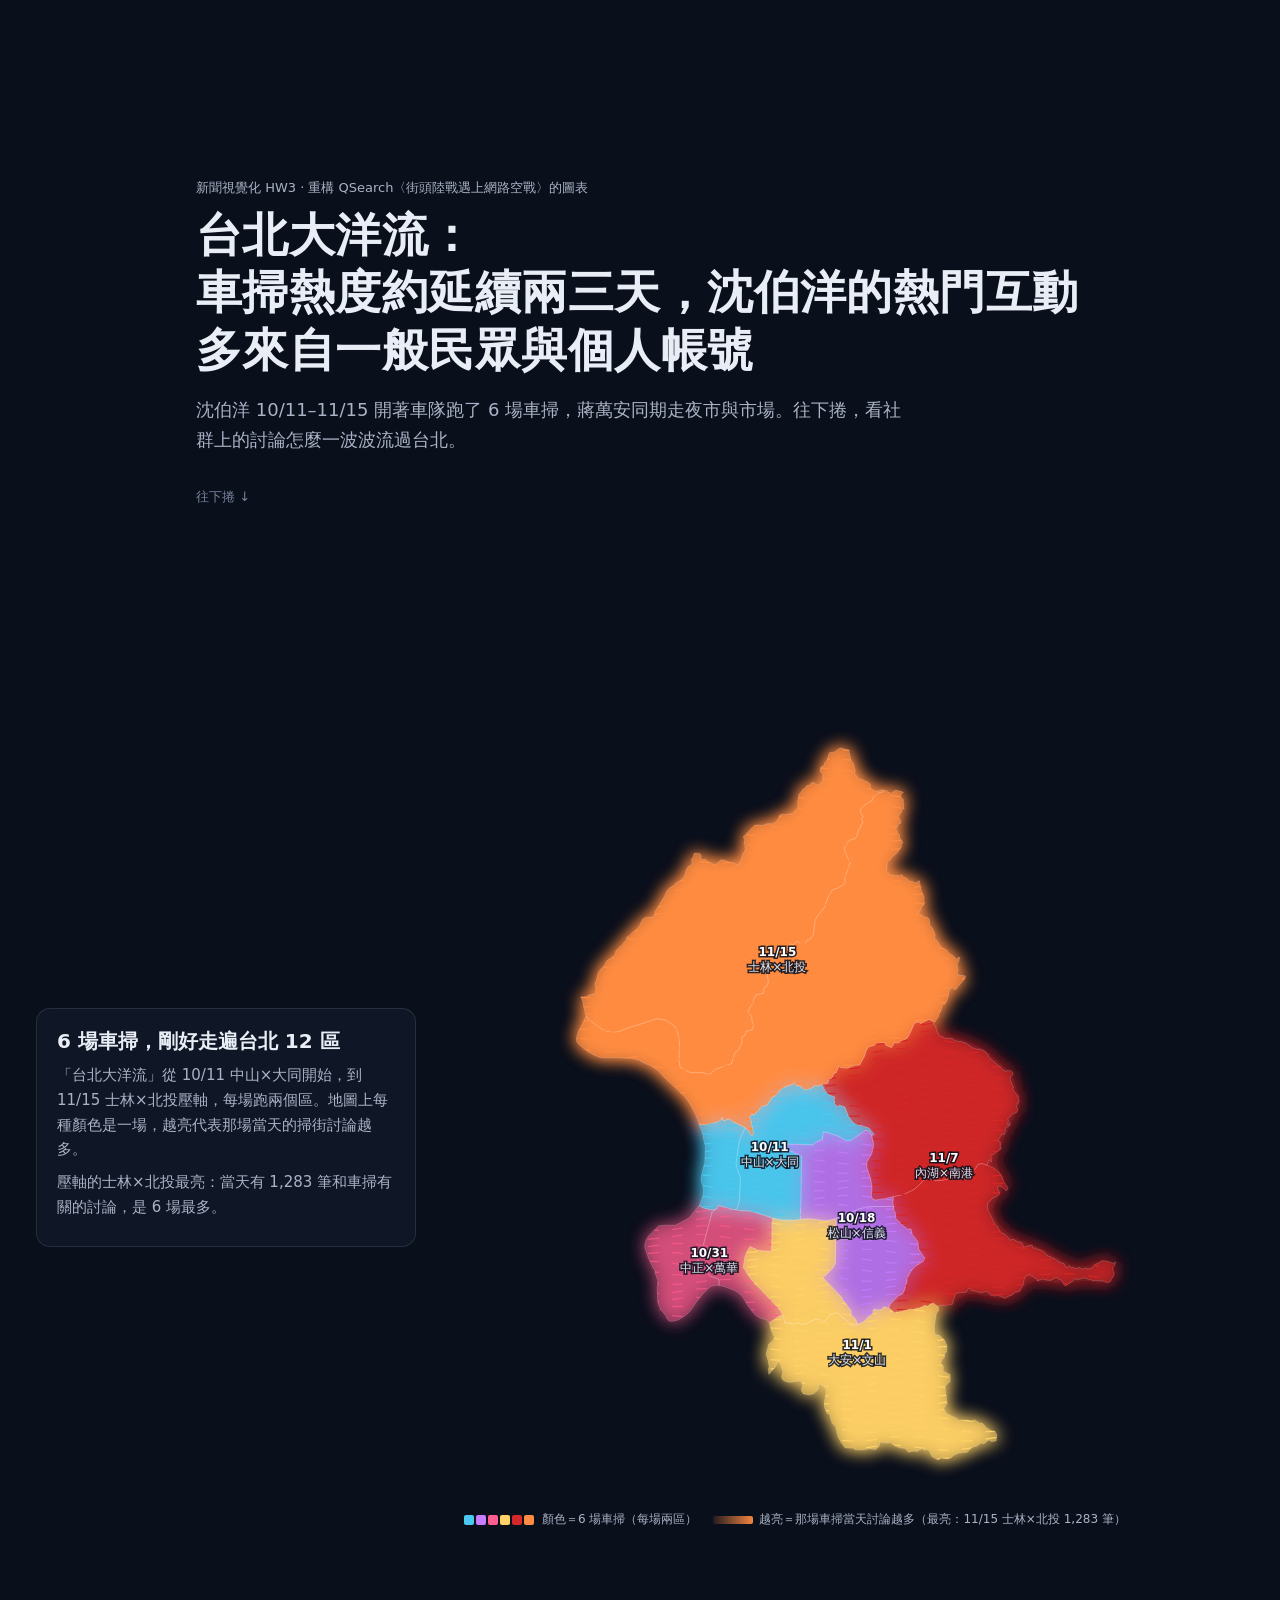
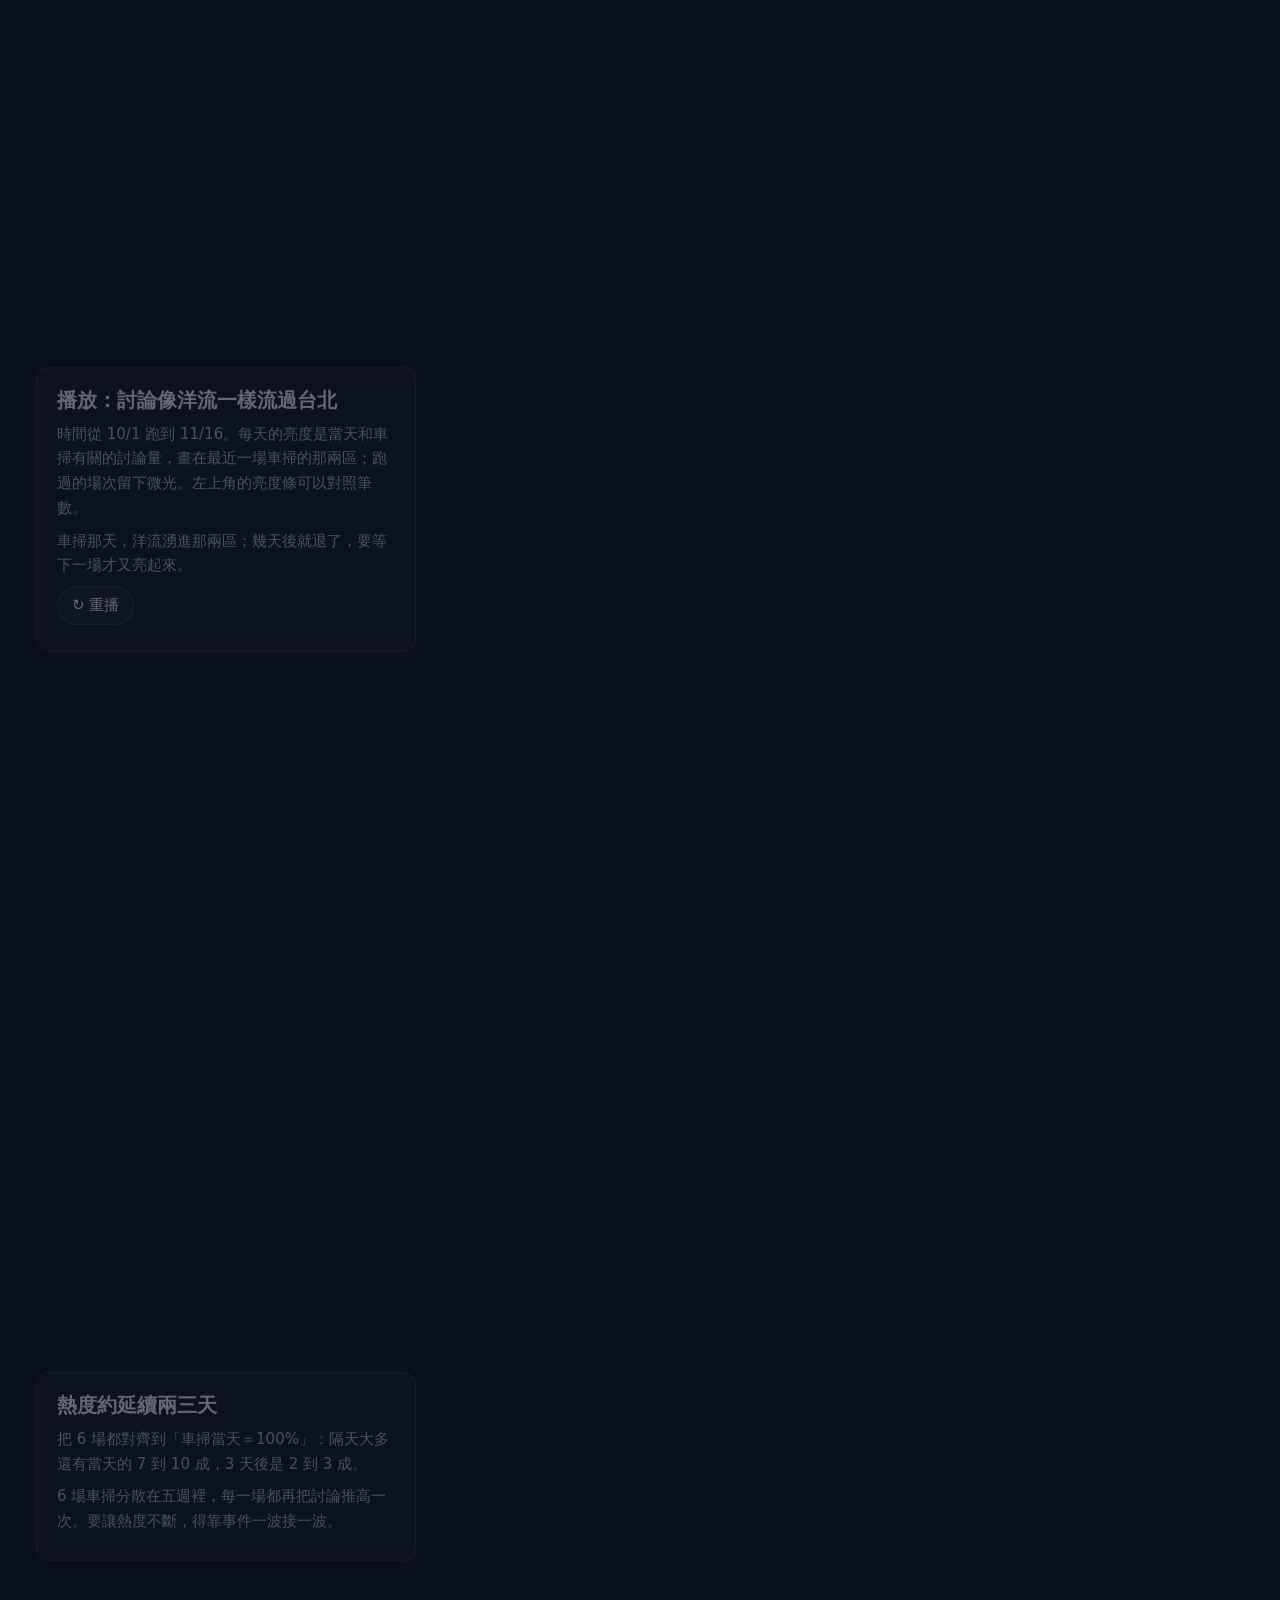
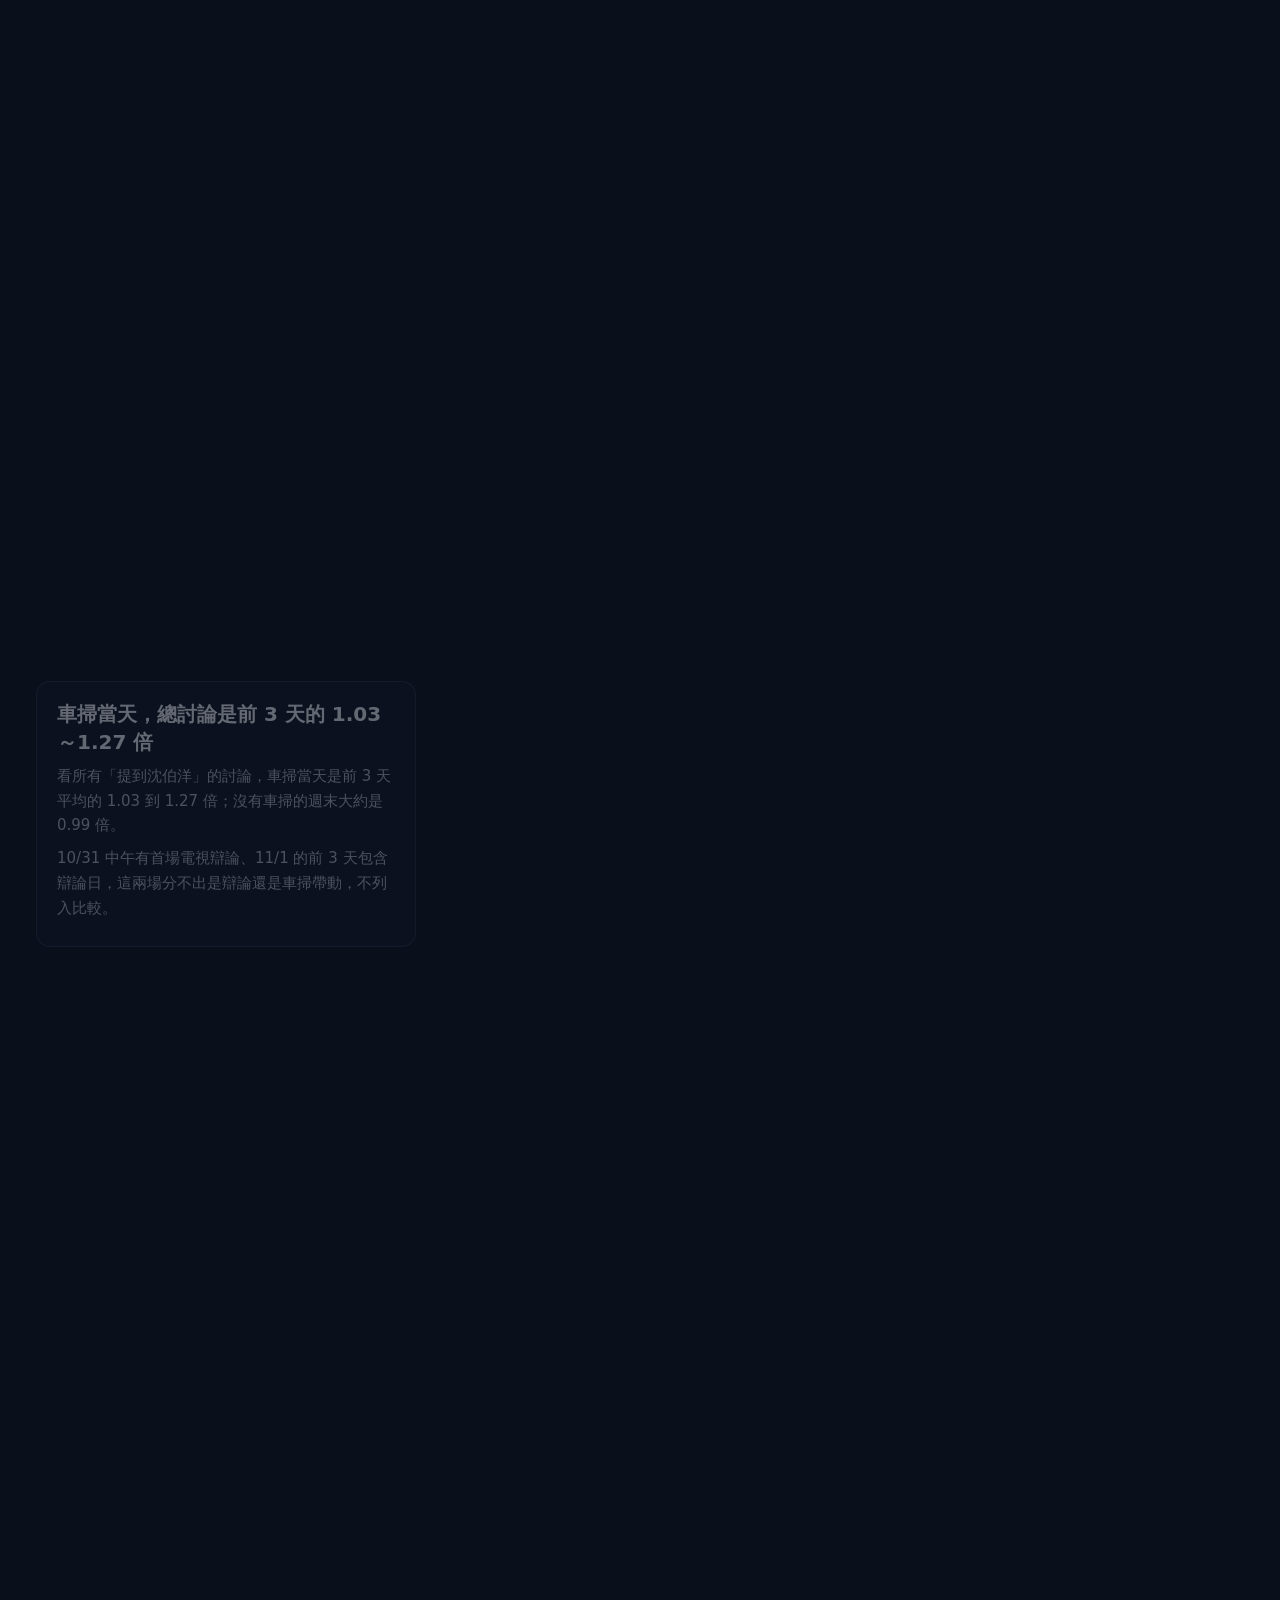
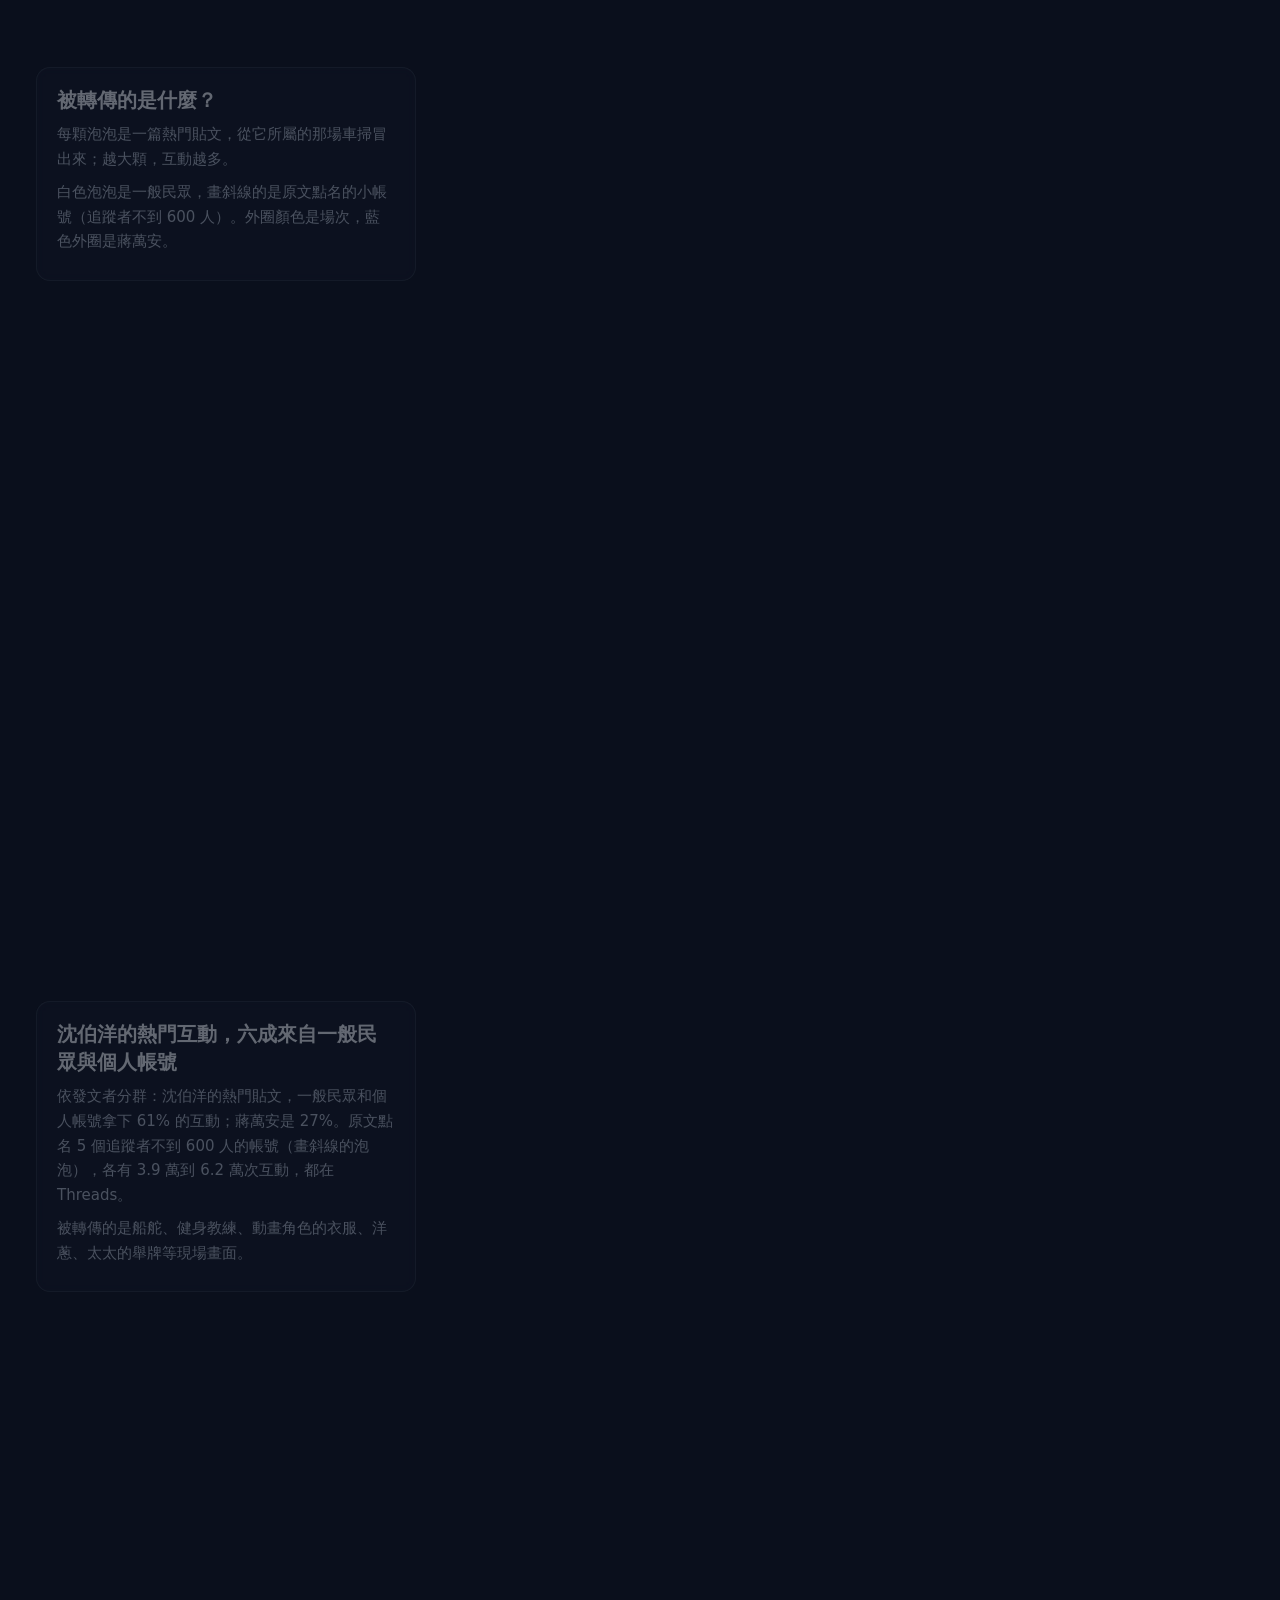
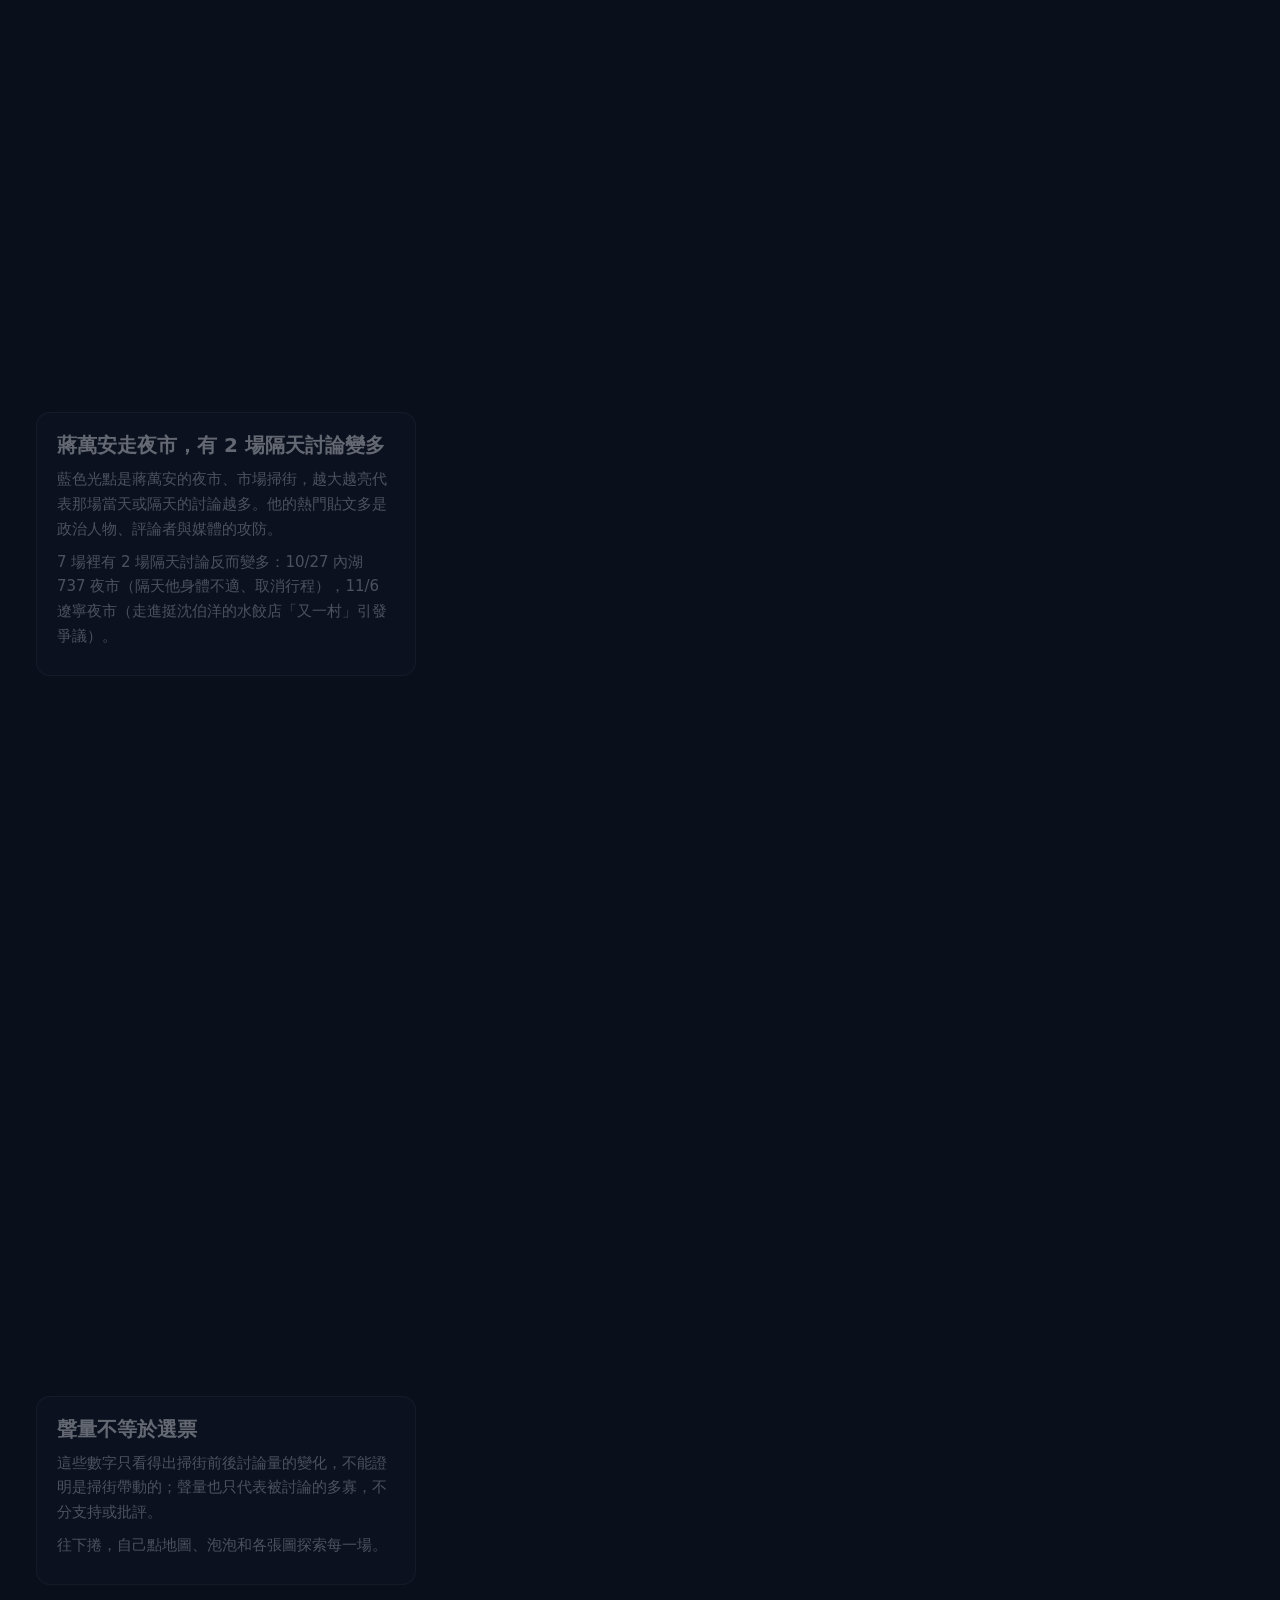
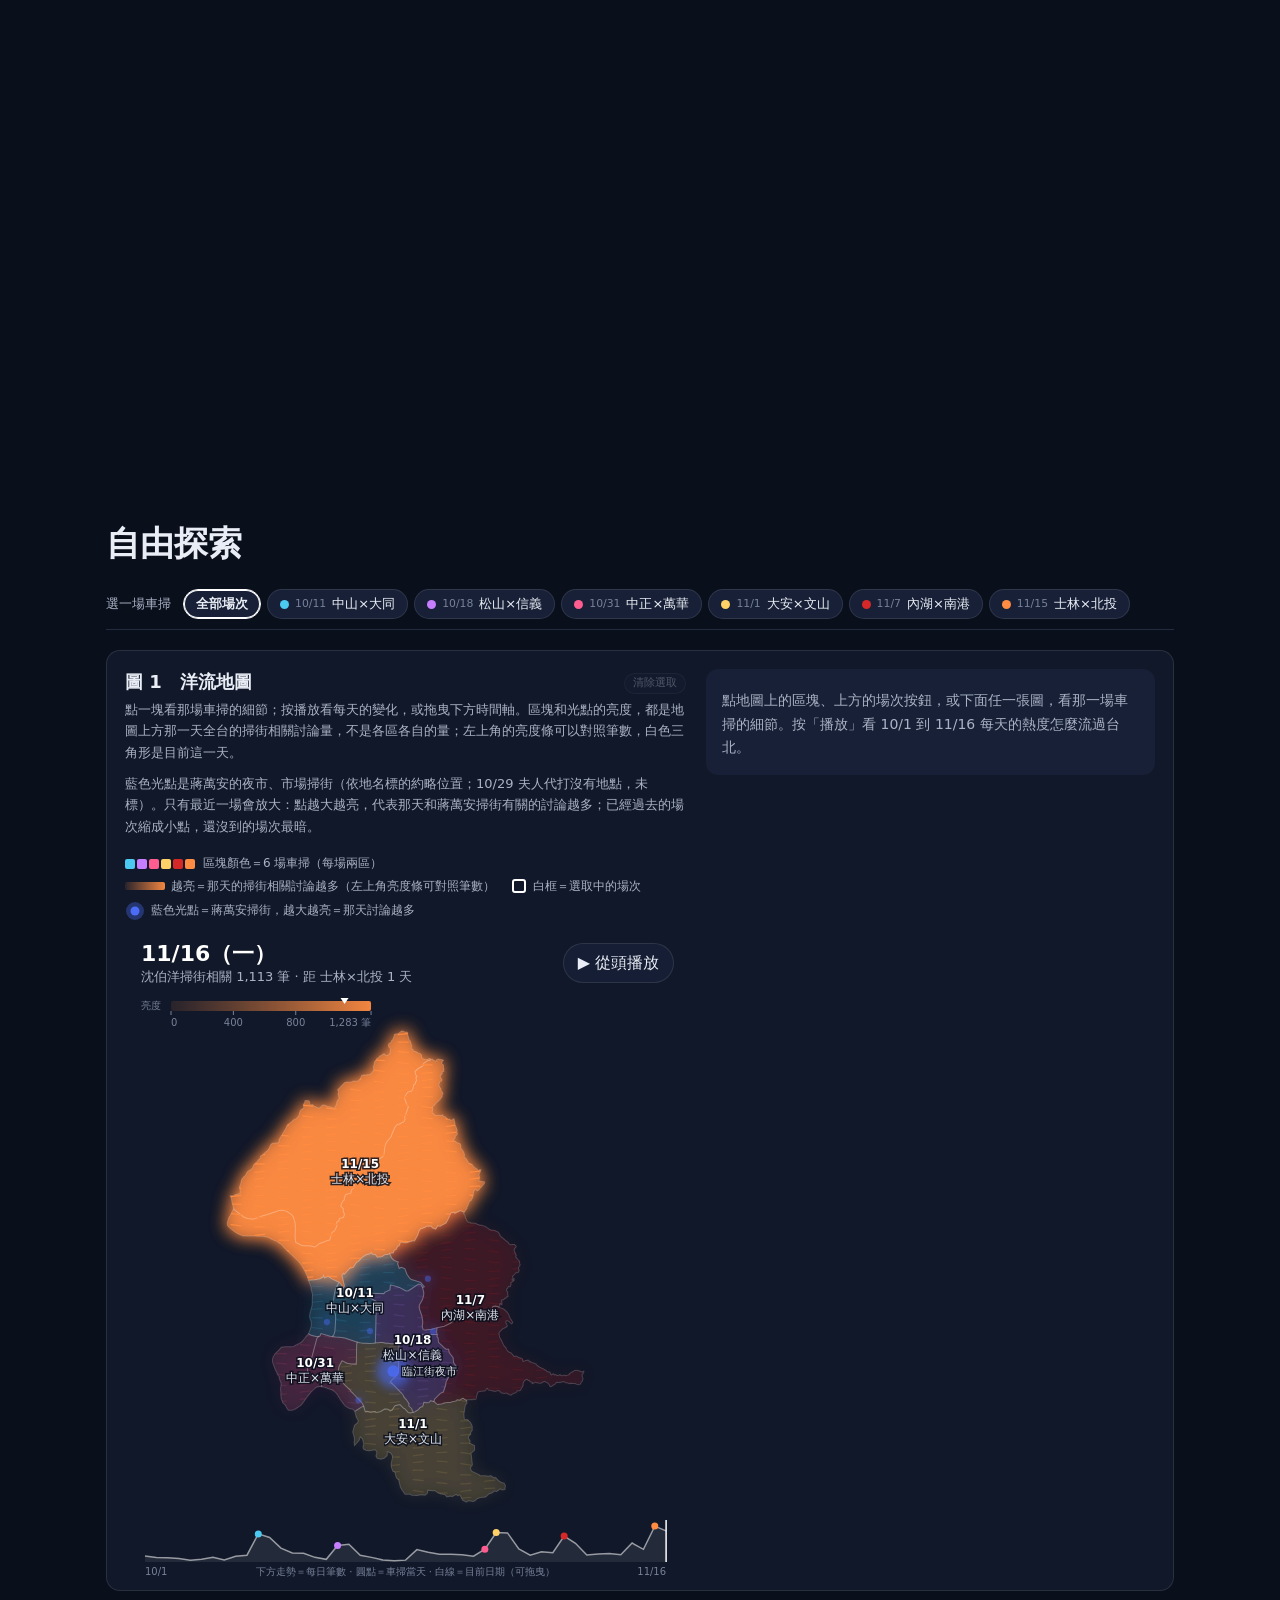
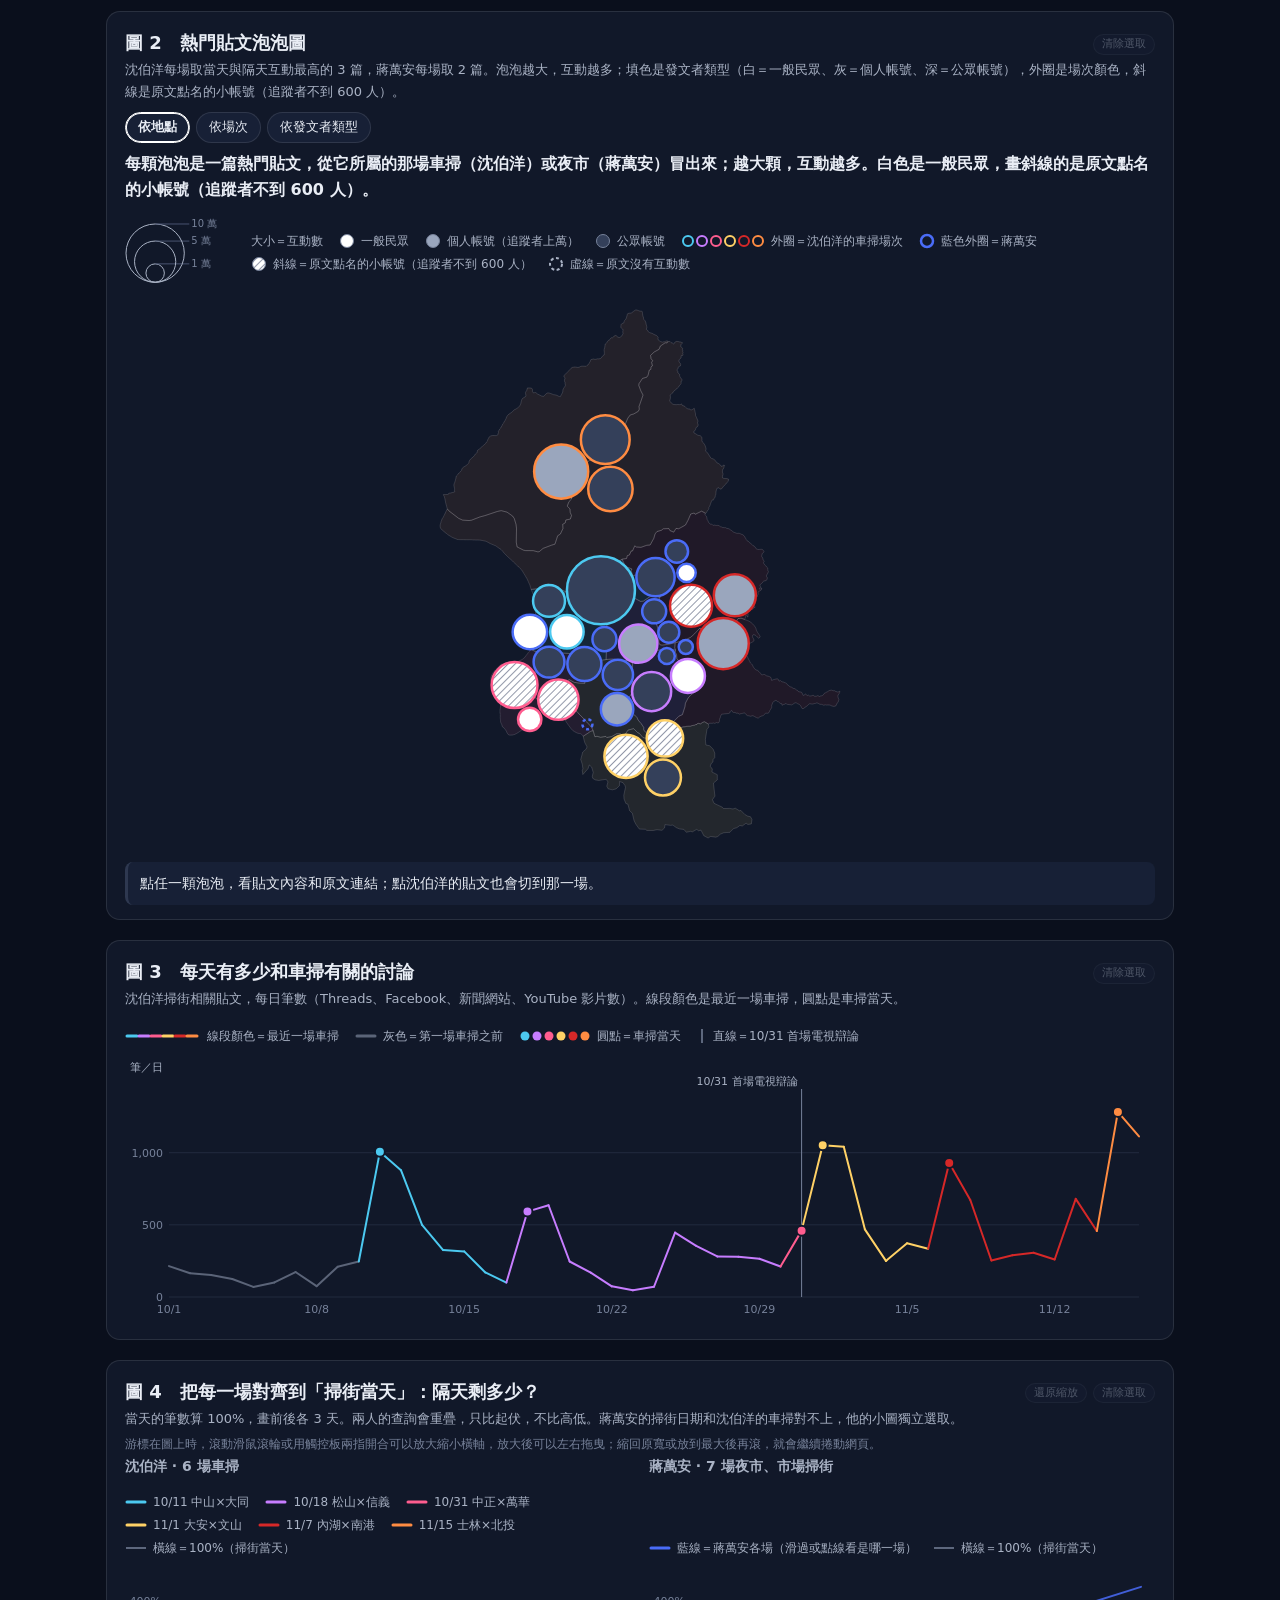
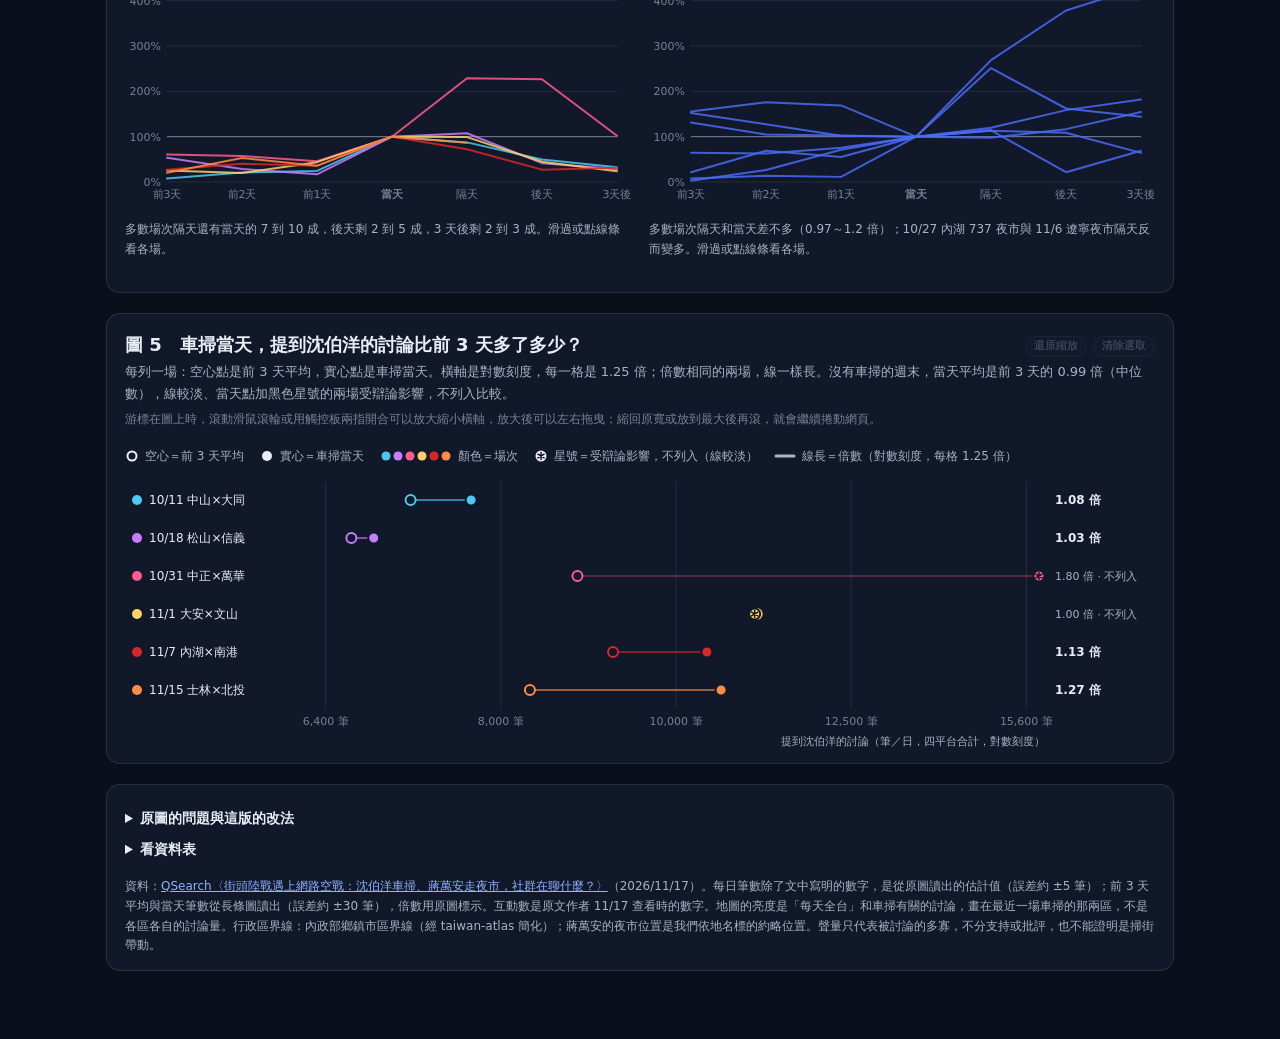
<file: index.html>
<!doctype html>
<html lang="zh-Hant" data-theme="dark">
<head>
<meta charset="utf-8">
<meta name="viewport" content="width=device-width,initial-scale=1">
<title>台北大洋流：車掃熱度約延續兩三天｜新聞視覺化 HW3</title>
<link rel="icon" href="data:,">
<link rel="stylesheet" href="styles.css">
<script defer src="vendor/d3.v7.9.0.min.js"></script>
<script defer src="chart-data.js"></script>
<script defer src="taipei-geo.js"></script>
<script defer src="js/common.js"></script>
<script defer src="js/map.js"></script>
<script defer src="js/bubbles.js"></script>
<script defer src="js/story.js"></script>
<script defer src="js/explore.js"></script>
</head>
<body>
<main class="viz-root">
  <header class="page-head">
    <p class="kicker">新聞視覺化 HW3 · 重構 QSearch〈街頭陸戰遇上網路空戰〉的圖表</p>
    <h1>台北大洋流：<br>車掃熱度約延續兩三天，沈伯洋的熱門互動多來自一般民眾與個人帳號</h1>
    <p class="lead">沈伯洋 10/11–11/15 開著車隊跑了 6 場車掃，蔣萬安同期走夜市與市場。往下捲，看社群上的討論怎麼一波波流過台北。</p>
    <p class="scroll-hint" aria-hidden="true">往下捲 ↓</p>
  </header>

  <section class="story" aria-label="捲動敘事">
    <div class="story-stage">
      <div class="layer" data-layer="map"></div>
      <div class="layer" data-layer="decay"></div>
      <div class="layer" data-layer="lift"></div>
      <div class="layer" data-layer="bubbles"></div>
    </div>
    <div class="story-steps">
      <article class="story-step">
        <h2>6 場車掃，剛好走遍台北 12 區</h2>
        <p>「台北大洋流」從 10/11 中山×大同開始，到 11/15 士林×北投壓軸，每場跑兩個區。地圖上每種顏色是一場，越亮代表那場當天的掃街討論越多。</p>
        <p>壓軸的士林×北投最亮：當天有 1,283 筆和車掃有關的討論，是 6 場最多。</p>
      </article>
      <article class="story-step">
        <h2>播放：討論像洋流一樣流過台北</h2>
        <p>時間從 10/1 跑到 11/16。每天的亮度是當天和車掃有關的討論量，畫在最近一場車掃的那兩區；跑過的場次留下微光。左上角的亮度條可以對照筆數。</p>
        <p>車掃那天，洋流湧進那兩區；幾天後就退了，要等下一場才又亮起來。</p>
        <p><button type="button" class="replay-btn">↻ 重播</button></p>
      </article>
      <article class="story-step">
        <h2>熱度約延續兩三天</h2>
        <p>把 6 場都對齊到「車掃當天＝100%」：隔天大多還有當天的 7 到 10 成，3 天後是 2 到 3 成。</p>
        <p>6 場車掃分散在五週裡，每一場都再把討論推高一次。要讓熱度不斷，得靠事件一波接一波。</p>
      </article>
      <article class="story-step">
        <h2>車掃當天，總討論是前 3 天的 1.03～1.27 倍</h2>
        <p>看所有「提到沈伯洋」的討論，車掃當天是前 3 天平均的 1.03 到 1.27 倍；沒有車掃的週末大約是 0.99 倍。</p>
        <p>10/31 中午有首場電視辯論、11/1 的前 3 天包含辯論日，這兩場分不出是辯論還是車掃帶動，不列入比較。</p>
      </article>
      <article class="story-step">
        <h2>被轉傳的是什麼？</h2>
        <p>每顆泡泡是一篇熱門貼文，從它所屬的那場車掃冒出來；越大顆，互動越多。</p>
        <p>白色泡泡是一般民眾，畫斜線的是原文點名的小帳號（追蹤者不到 600 人）。外圈顏色是場次，藍色外圈是蔣萬安。</p>
      </article>
      <article class="story-step">
        <h2>沈伯洋的熱門互動，六成來自一般民眾與個人帳號</h2>
        <p>依發文者分群：沈伯洋的熱門貼文，一般民眾和個人帳號拿下 61% 的互動；蔣萬安是 27%。原文點名 5 個追蹤者不到 600 人的帳號（畫斜線的泡泡），各有 3.9 萬到 6.2 萬次互動，都在 Threads。</p>
        <p>被轉傳的是船舵、健身教練、動畫角色的衣服、洋蔥、太太的舉牌等現場畫面。</p>
      </article>
      <article class="story-step">
        <h2>蔣萬安走夜市，有 2 場隔天討論變多</h2>
        <p>藍色光點是蔣萬安的夜市、市場掃街，越大越亮代表那場當天或隔天的討論越多。他的熱門貼文多是政治人物、評論者與媒體的攻防。</p>
        <p>7 場裡有 2 場隔天討論反而變多：10/27 內湖 737 夜市（隔天他身體不適、取消行程），11/6 遼寧夜市（走進挺沈伯洋的水餃店「又一村」引發爭議）。</p>
      </article>
      <article class="story-step">
        <h2>聲量不等於選票</h2>
        <p>這些數字只看得出掃街前後討論量的變化，不能證明是掃街帶動的；聲量也只代表被討論的多寡，不分支持或批評。</p>
        <p>往下捲，自己點地圖、泡泡和各張圖探索每一場。</p>
      </article>
    </div>
  </section>

  <section class="explore" aria-labelledby="explore-title">
    <h2 id="explore-title" class="explore-title">自由探索</h2>
    <nav class="session-picker" aria-label="選擇車掃場次">
      <span class="picker-label">選一場車掃</span>
      <div class="chips" role="group"></div>
    </nav>

    <section class="panel map-panel">
      <div class="map-col">
        <div class="panel-head"><h3>圖 1　洋流地圖</h3><button type="button" class="clear-sel" data-clear="session">清除選取</button></div>
        <p class="sub">點一塊看那場車掃的細節；按播放看每天的變化，或拖曳下方時間軸。區塊和光點的亮度，都是地圖上方那一天全台的掃街相關討論量，不是各區各自的量；左上角的亮度條可以對照筆數，白色三角形是目前這一天。</p>
        <p class="sub">藍色光點是蔣萬安的夜市、市場掃街（依地名標的約略位置；10/29 夫人代打沒有地點，未標）。只有最近一場會放大：點越大越亮，代表那天和蔣萬安掃街有關的討論越多；已經過去的場次縮成小點，還沒到的場次最暗。</p>
        <div class="chart" data-chart="map"></div>
      </div>
      <aside class="detail-card" aria-live="polite"></aside>
    </section>

    <section class="panel">
      <div class="panel-head"><h3>圖 2　熱門貼文泡泡圖</h3><button type="button" class="clear-sel" data-clear="bubbles">清除選取</button></div>
      <p class="sub sub-full">沈伯洋每場取當天與隔天互動最高的 3 篇，蔣萬安每場取 2 篇。泡泡越大，互動越多；填色是發文者類型（白＝一般民眾、灰＝個人帳號、深＝公眾帳號），外圈是場次顏色，斜線是原文點名的小帳號（追蹤者不到 600 人）。</p>
      <div class="grouping" role="group" aria-label="泡泡分群方式">
        <button type="button" data-grouping="map" aria-pressed="true">依地點</button>
        <button type="button" data-grouping="session" aria-pressed="false">依場次</button>
        <button type="button" data-grouping="type" aria-pressed="false">依發文者類型</button>
      </div>
      <p class="bubble-headline"></p>
      <div class="chart" data-chart="bubbles"></div>
      <div class="inspect" aria-live="polite"></div>
    </section>

    <section class="panel">
      <div class="panel-head"><h3>圖 3　每天有多少和車掃有關的討論</h3><button type="button" class="clear-sel" data-clear="session">清除選取</button></div>
      <p class="sub sub-full">沈伯洋掃街相關貼文，每日筆數（Threads、Facebook、新聞網站、YouTube 影片數）。線段顏色是最近一場車掃，圓點是車掃當天。</p>
      <div class="chart" data-chart="overview"></div>
    </section>

    <section class="panel">
      <div class="panel-head"><h3>圖 4　把每一場對齊到「掃街當天」：隔天剩多少？</h3><div class="panel-actions"><button type="button" class="zoom-reset" disabled>還原縮放</button><button type="button" class="clear-sel" data-clear="decay">清除選取</button></div></div>
      <p class="sub sub-full">當天的筆數算 100%，畫前後各 3 天。兩人的查詢會重疊，只比起伏，不比高低。蔣萬安的掃街日期和沈伯洋的車掃對不上，他的小圖獨立選取。</p>
      <p class="zoom-hint">游標在圖上時，滾動滑鼠滾輪或用觸控板兩指開合可以放大縮小橫軸，放大後可以左右拖曳；縮回原寬或放到最大後再滾，就會繼續捲動網頁。</p>
      <div class="facets">
        <div class="facet">
          <h4>沈伯洋 · 6 場車掃</h4>
          <div class="chart" data-chart="decay-shen"></div>
        </div>
        <div class="facet">
          <h4>蔣萬安 · 7 場夜市、市場掃街</h4>
          <div class="chart" data-chart="decay-chiang"></div>
        </div>
      </div>
    </section>

    <section class="panel">
      <div class="panel-head"><h3>圖 5　車掃當天，提到沈伯洋的討論比前 3 天多了多少？</h3><div class="panel-actions"><button type="button" class="zoom-reset" disabled>還原縮放</button><button type="button" class="clear-sel" data-clear="session">清除選取</button></div></div>
      <p class="sub sub-full">每列一場：空心點是前 3 天平均，實心點是車掃當天。橫軸是對數刻度，每一格是 1.25 倍；倍數相同的兩場，線一樣長。沒有車掃的週末，當天平均是前 3 天的 0.99 倍（中位數），線較淡、當天點加黑色星號的兩場受辯論影響，不列入比較。</p>
      <p class="zoom-hint">游標在圖上時，滾動滑鼠滾輪或用觸控板兩指開合可以放大縮小橫軸，放大後可以左右拖曳；縮回原寬或放到最大後再滾，就會繼續捲動網頁。</p>
      <div class="chart" data-chart="lift"></div>
    </section>

    <section class="panel notes">
      <details>
        <summary>原圖的問題與這版的改法</summary>
        <ol>
          <li><strong>原圖二（前 3 天 vs 當天長條圖）</strong>：重點是 1.03～1.27 倍，但長條從 0 畫起，差 3%～27% 看起來幾乎一樣高；最搶眼的反而是文章說不列入比較的 1.80 倍。這版改成點圖，只看兩點的距離，被排除的兩場保留場次顏色，但線畫得比較淡、當天點加星號（星號＝有但書），並寫出原因。</li>
          <li><strong>原圖三（每日折線）</strong>：要講「熱度延續兩三天」，讀者卻得自己數高峰後每天掉多少；而且它和原圖四的上半張是同一條線。這版用洋流地圖播放每天的變化，並另做「對齊當天」的圖，直接看隔天、後天剩幾成。</li>
          <li><strong>原圖四（沈、蔣上下兩張折線）</strong>：兩張刻度不同、標籤重疊，蔣萬安的重點「隔天反而變多」看不出來。這版兩人用同一個百分比刻度，各自對齊自己的掃街日。</li>
          <li><strong>兩張熱門貼文表</strong>：結論是「沈這邊多是一般民眾、蔣這邊多是政治人物與媒體」，但 32 列文字要讀者自己數。這版用泡泡圖，可以依發文者類型、場次、地點分群。</li>
        </ol>
        <p>原圖：<a href="https://storage.googleapis.com/best-life.appspot.com/1/2026/11/image-12.png" target="_blank" rel="noopener noreferrer">圖一</a> · <a href="https://storage.googleapis.com/best-life.appspot.com/1/2026/11/image-13.png" target="_blank" rel="noopener noreferrer">圖二</a> · <a href="https://storage.googleapis.com/best-life.appspot.com/1/2026/11/image-9.png" target="_blank" rel="noopener noreferrer">圖三</a> · <a href="https://storage.googleapis.com/best-life.appspot.com/1/2026/11/image-10.png" target="_blank" rel="noopener noreferrer">圖四</a></p>
      </details>
      <details>
        <summary>看資料表</summary>
        <div class="tables"></div>
      </details>
      <p class="source">資料：<a href="https://www.qsearch.cc/blog/2026/11/2026-taipei-mayoral-street-campaign-social-volume/" target="_blank" rel="noopener noreferrer">QSearch〈街頭陸戰遇上網路空戰：沈伯洋車掃、蔣萬安走夜市，社群在聊什麼？〉</a>（2026/11/17）。每日筆數除了文中寫明的數字，是從原圖讀出的估計值（誤差約 ±5 筆）；前 3 天平均與當天筆數從長條圖讀出（誤差約 ±30 筆），倍數用原圖標示。互動數是原文作者 11/17 查看時的數字。地圖的亮度是「每天全台」和車掃有關的討論，畫在最近一場車掃的那兩區，不是各區各自的討論量。行政區界線：內政部鄉鎮市區界線（經 taiwan-atlas 簡化）；蔣萬安的夜市位置是我們依地名標的約略位置。聲量只代表被討論的多寡，不分支持或批評，也不能證明是掃街帶動。</p>
    </section>
  </section>
  <div class="tooltip" role="status" hidden></div>
  <noscript>請開啟 JavaScript 以顯示互動圖表。</noscript>
</main>
</body>
</html>
</file>
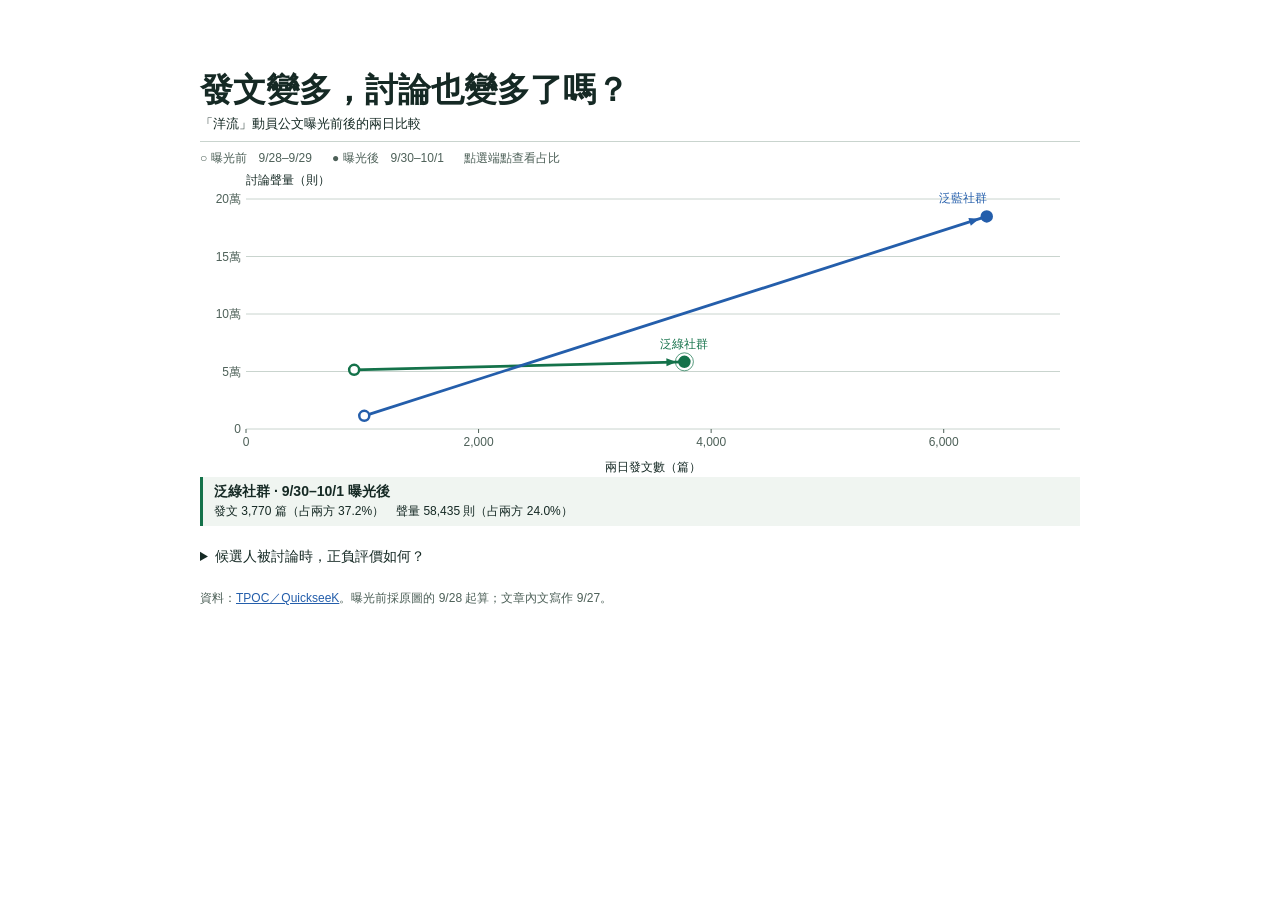
<file: archive/tpoc-yangliu/index.html>
<!doctype html>
<html lang="zh-Hant"><head>
<meta charset="utf-8"><meta name="viewport" content="width=device-width,initial-scale=1">
<title>發文變多，討論也變多了嗎？｜新聞視覺化 HW3</title>
<link rel="stylesheet" href="styles.css"><script defer src="chart-data.js"></script><script defer src="chart.js"></script>
</head><body><main><section id="yl-track" lang="zh-Hant">
 <header><h2>發文變多，討論也變多了嗎？</h2><p>「洋流」動員公文曝光前後的兩日比較</p></header>
 <div class="yt-key"><span>○ 曝光前　9/28–9/29</span><span>● 曝光後　9/30–10/1</span><span>點選端點查看占比</span></div>
 <div class="yt-plot"><svg role="group" aria-label="發文數為橫軸，討論聲量為縱軸；選取端點查看數值"></svg></div>
 <div class="yt-inspect" aria-live="polite"></div>
 <details><summary>候選人被討論時，正負評價如何？</summary>
 <p>每 <strong>20</strong> 份負面聲量，約對應下列正面聲量。每個「＋」代表一份換算後的正面聲量。</p>
 <div class="yt-pairs"></div><p>每位候選人各有一組 P/N，原文未提供曝光前後的分期值。</p></details>
 <small class="yt-source">資料：<a href="https://www.tpoc.com.tw/ArticlePage/aa371fd2-ba0e-49a8-8300-bfac13055fb0" target="_blank" rel="noopener noreferrer">TPOC／QuickseeK</a>。曝光前採原圖的 9/28 起算；文章內文寫作 9/27。</small>
</section>
<noscript>請開啟 JavaScript 以操作箭頭圖。</noscript></main></body></html>
</file>
<file: styles.css>
/* 夜間主題：洋流發光地圖需要深色底，整頁固定用深色。 */
.viz-root {
  color-scheme: dark;
  --page: #0a0f1c;
  --surface-1: #111829;
  --surface-2: #172036;
  --text-primary: #e9edf5;
  --text-secondary: #aab3c5;
  --text-muted: #77829a;
  --grid: #222b3f;
  --axis: #2e3850;
  --wash: rgba(255, 255, 255, 0.07);
  --border: rgba(255, 255, 255, 0.10);
  --link: #8fb3ff;
}

html, body { margin: 0; background: #0a0f1c; }

.viz-root {
  background: var(--page);
  color: var(--text-primary);
  font-family: system-ui, -apple-system, "Segoe UI", "PingFang TC", "Noto Sans TC", sans-serif;
  line-height: 1.65;
  box-sizing: border-box;
}
.viz-root *, .viz-root *::before, .viz-root *::after { box-sizing: inherit; }
.viz-root a { color: var(--link); }
.viz-root button { font: inherit; }

/* ---------- 開頭 ---------- */
.page-head {
  max-width: 920px; margin: 0 auto; padding: clamp(40px, 10vh, 120px) 16px 40px;
  min-height: 72vh; display: flex; flex-direction: column; justify-content: center;
}
.page-head h1 { font-size: clamp(26px, 5vw, 46px); line-height: 1.25; margin: 8px 0 16px; font-weight: 800; letter-spacing: 0.01em; }
.kicker { font-size: 13px; color: var(--text-secondary); margin: 0; }
.lead { font-size: clamp(15px, 2vw, 18px); color: var(--text-secondary); margin: 0; max-width: 40em; }
.scroll-hint { color: var(--text-muted); font-size: 13px; margin-top: 32px; animation: bob 2s ease-in-out infinite; }
@keyframes bob { 50% { transform: translateY(6px); } }

/* ---------- 捲動敘事 ---------- */
.story {
  position: relative; max-width: 1240px; margin: 0 auto; padding: 0 16px;
  display: grid; grid-template-columns: minmax(280px, 380px) 1fr; gap: 32px;
}
.story-stage {
  grid-column: 2; grid-row: 1; position: sticky; top: 0; height: 100vh; height: 100svh;
}
.story-steps { grid-column: 1; grid-row: 1; padding: 40vh 0 50vh; }
.story-step {
  background: rgba(17, 24, 41, 0.92); border: 1px solid var(--border); border-radius: 14px;
  padding: 18px 20px; margin-bottom: 80vh; opacity: 0.4; transition: opacity 0.4s;
  backdrop-filter: blur(6px);
}
.story-step:last-child { margin-bottom: 0; }
.story-step.is-active { opacity: 1; }
.story-step h2 { font-size: 20px; line-height: 1.4; margin: 0 0 8px; }
.story-step p { font-size: 15px; color: var(--text-secondary); margin: 0 0 8px; }
.replay-btn {
  color: var(--text-primary); background: var(--surface-2); border: 1px solid var(--border);
  border-radius: 999px; padding: 6px 14px; cursor: pointer;
}
.layer, .layer.map-wrap, .layer.bubbles-wrap { position: absolute; inset: 0; opacity: 0; pointer-events: none; transition: opacity 0.6s ease; }
.layer.is-on { opacity: 1; pointer-events: auto; }
/* 桌機：圖和圖例離畫面底邊留一點空，不要貼齊 */
/* 地圖、泡泡的圖層另外設了 height: 100%，要改回 auto，bottom 才會生效 */
@media (min-width: 761px) { .story .story-stage .layer { bottom: 14px; height: auto; } }
.story-stage .map-hud, .story-stage .map-controls { opacity: 0; transition: opacity 0.4s; pointer-events: none; }
.story-stage.hud-on .map-hud, .story-stage.hud-on .map-controls { opacity: 1; pointer-events: auto; }

@media (max-width: 760px) {
  .story { display: block; padding: 0; }
  .story-stage { position: sticky; top: 0; height: 100vh; height: 100svh; z-index: 0; }
  /* 第一張卡片從圖例下方開始（圖佔舞台上方 63%），一開始不會蓋到圖例 */
  .story-steps { position: relative; z-index: 1; margin-top: -100vh; margin-top: -100svh; padding: 67vh 12px 40vh; pointer-events: none; }
  .story-step { pointer-events: auto; margin-bottom: 90vh; }
  .story-step:not(.is-active) { opacity: 0.25; }
  /* 手機上圖只佔舞台上方，下方留給文字卡 */
  .story .story-stage .layer { inset: 0 0 37% 0; height: auto; }
}

.stage-title { font-size: 18px; font-weight: 700; fill: var(--text-primary); }
.stage-sub, .stage-legend { font-size: 13px; fill: var(--text-secondary); }
.stage-note { font-size: 12px; fill: var(--text-primary); }
.stage-ratio { font-size: 14px; font-weight: 700; fill: var(--text-primary); }
.stage-band { fill: rgba(255, 255, 255, 0.08); stroke: rgba(255, 255, 255, 0.25); }

/* ---------- 地圖 ---------- */
.map-wrap { position: relative; width: 100%; height: 100%; }
.map-svg { display: block; width: 100%; height: auto; }
.wave { fill: none; stroke-width: 1.3; stroke-linecap: round; stroke-dasharray: 10 14; animation: flow 1.6s linear infinite; }
@keyframes flow { to { stroke-dashoffset: -48; } }
.map-label-no { font-size: 12px; font-weight: 700; fill: #ffffff; paint-order: stroke; stroke: rgba(10, 15, 28, 0.85); stroke-width: 3px; }
.map-label-name { font-size: 12px; fill: #dfe5f0; paint-order: stroke; stroke: rgba(10, 15, 28, 0.85); stroke-width: 3px; }
.spot-label { font-size: 11px; fill: #e3e6ec; paint-order: stroke; stroke: rgba(10, 15, 28, 0.9); stroke-width: 3px; }
.spot { cursor: default; }
.hud-date { font-size: 22px; font-weight: 800; fill: #ffffff; }
.hud-count { font-size: 13px; fill: var(--text-secondary); }
.spark-area { fill: rgba(255, 255, 255, 0.08); }
.spark-line { fill: none; stroke: rgba(255, 255, 255, 0.55); stroke-width: 1.5; }
.spark-cursor { stroke: #ffffff; stroke-width: 1.5; }
.spark-tick { font-size: 10px; fill: var(--text-muted); }
.legend-marker { fill: #ffffff; }
.legend-tick { stroke: var(--text-muted); stroke-width: 1; }
.chart-legend { display: flex; flex-wrap: wrap; align-items: center; gap: 6px 16px; margin: 4px 0 10px; font-size: 12px; line-height: 1.4; color: var(--text-secondary); }
.chart-legend .lg-item { display: inline-flex; align-items: center; gap: 6px; }
/* 包成一塊的圖例項目：換行時留在這一塊裡，不會跑到左邊大小圓圈的下面；太窄放不下時整塊換到下一行 */
.chart-legend .lg-group { display: flex; flex-wrap: wrap; align-items: center; gap: 6px 16px; flex: 1 1 240px; min-width: 0; }
.chart-legend .lg-group > .lg-group { flex-basis: 100%; }
/* 自由探索區：圖例和上方說明文字拉開一點（敘事舞台的圖例另外定位，不受影響） */
.explore .chart-legend { margin-top: 18px; }
.explore .facet .chart-legend { margin-top: 14px; }
.chart-legend svg { flex: none; overflow: visible; }
.story-stage .stage-key { position: absolute; left: 16px; right: 16px; bottom: 6px; margin: 0; pointer-events: none; }
.chart-legend[hidden] { display: none; }
.chart-legend .lg-size text { font-size: 10px; fill: var(--text-muted); }
.map-controls { position: absolute; top: 12px; right: 12px; }
.play-btn {
  color: var(--text-primary); background: rgba(23, 32, 54, 0.9); border: 1px solid var(--border);
  border-radius: 999px; padding: 6px 14px; cursor: pointer; font-size: 13px;
}
.play-btn:hover { background: #22304f; }

/* ---------- 泡泡 ---------- */
.bubbles-wrap { position: relative; width: 100%; height: 100%; }
.bubbles-svg { display: block; width: 100%; height: auto; }
.bubble-col { font-size: 13px; font-weight: 700; fill: var(--text-primary); }
.bubble-row { font-size: 15px; font-weight: 800; fill: var(--text-primary); }
.bubble-stat { font-size: 12px; fill: var(--text-secondary); }
.bubble-headline { font-size: 16px; font-weight: 600; margin: 8px 0 16px; }
.grouping { display: flex; gap: 6px; flex-wrap: wrap; margin: 4px 0; }
.grouping button, .chips button {
  color: var(--text-primary); background: var(--surface-2); border: 1px solid var(--border);
  border-radius: 999px; padding: 6px 12px; cursor: pointer; font-size: 13px; line-height: 1.3;
}
.grouping button[aria-pressed="true"], .chips button[aria-pressed="true"] { border-color: #ffffff; box-shadow: inset 0 0 0 1px #ffffff; font-weight: 700; }
.grouping button:hover, .chips button:hover { background: #22304f; }

/* ---------- 探索區 ---------- */
.explore { max-width: 1100px; margin: 0 auto; padding: 80px 16px 48px; }
.explore-title { font-size: clamp(24px, 4vw, 34px); margin: 0 0 8px; }
.session-picker {
  position: sticky; top: 0; z-index: 5; background: var(--page);
  display: flex; gap: 8px 12px; align-items: center; flex-wrap: wrap;
  padding: 10px 0; border-bottom: 1px solid var(--grid); margin-bottom: 20px;
}
.picker-label { font-size: 13px; color: var(--text-secondary); }
.chips { display: flex; gap: 6px; flex-wrap: wrap; }
.chips button { display: inline-flex; align-items: center; gap: 6px; }
.chips button small { color: var(--text-muted); font-weight: 400; }
.chip-dot { width: 9px; height: 9px; border-radius: 50%; display: inline-block; }
@media (max-width: 640px) {
  .session-picker { flex-wrap: nowrap; }
  .picker-label { flex: none; }
  .chips { flex-wrap: nowrap; overflow-x: auto; scrollbar-width: none; padding: 2px; }
  .chips button { flex: none; }
}
.viz-root :focus-visible { outline: 2px solid #ffffff; outline-offset: 2px; }
/* SVG 裡的按鈕用自己的描邊表示焦點（地圖白框、泡泡放大），不畫瀏覽器預設的方框 */
.viz-root svg [role="button"]:focus, .viz-root svg[tabindex]:focus { outline: none; }
.viz-root svg [role="button"]:focus-visible .bubble-body { stroke: #ffffff; stroke-width: 3.5px; }
.viz-root svg [role="button"]:focus-visible .marker-dot { stroke: #ffffff; }

.panel { background: var(--surface-1); border: 1px solid var(--border); border-radius: 14px; padding: 18px 18px 14px; margin-bottom: 20px; }
.panel h3 { font-size: 18px; margin: 0 0 4px; line-height: 1.4; }
.panel-head { display: flex; align-items: flex-start; justify-content: space-between; gap: 12px; }
.panel-head h3 { flex: 1; min-width: 0; }
.panel-actions { flex: none; display: flex; gap: 6px; }
.panel-actions .clear-sel, .panel-actions .zoom-reset { margin-top: 4px; }
/* 要寫成 .panel-head .clear-sel，才蓋得過 .viz-root button { font: inherit; } 的字級 */
.panel-head .clear-sel, .panel-head .zoom-reset {
  flex: none; margin-top: 4px; padding: 1px 8px; font-size: 11px; line-height: 1.5;
  color: var(--text-secondary); background: var(--surface-2); border: 1px solid var(--border); border-radius: 999px; cursor: pointer;
}
.panel-head .clear-sel:hover:not(:disabled), .panel-head .zoom-reset:hover:not(:disabled) { background: #22304f; color: var(--text-primary); }
.panel-head .clear-sel:disabled, .panel-head .zoom-reset:disabled { opacity: 0.4; cursor: default; }
.zoom-hint { font-size: 12px; color: var(--text-muted); margin: -4px 0 0; }
/* 觸控螢幕沒有滾輪，不顯示縮放提示和按鈕 */
@media (hover: none) { .zoom-hint, .panel-head .zoom-reset { display: none; } }
.panel h4 { font-size: 14px; margin: 0 0 2px; color: var(--text-secondary); font-weight: 600; }
.sub { font-size: 13px; color: var(--text-secondary); margin: 0 0 10px; max-width: 52em; }
/* 圖 2～5 的說明佔滿整行（圖 1 的說明在地圖欄裡，維持寬度上限） */
.sub.sub-full { max-width: none; }

.map-panel { display: grid; grid-template-columns: minmax(0, 1.25fr) minmax(260px, 1fr); gap: 20px; align-items: start; }
@media (max-width: 860px) { .map-panel { grid-template-columns: 1fr; } }
.detail-card {
  --accent: transparent;
  background: var(--surface-2); border-radius: 12px; border-top: 4px solid var(--accent);
  padding: 16px; min-height: 240px; position: sticky; top: 64px;
}
/* 還沒選場次時只有一段提示文字，不撐出空白的大框 */
.detail-card.is-empty { min-height: 0; }
.detail-empty { color: var(--text-secondary); font-size: 14px; margin: 0; }
.detail-kicker { font-size: 12px; color: var(--text-muted); margin: 0; }
.detail-title { font-size: 20px; margin: 2px 0 12px; }
.detail-stats { display: grid; grid-template-columns: 1fr 1fr; gap: 8px; margin-bottom: 12px; }
.stat { background: rgba(255, 255, 255, 0.04); border-radius: 8px; padding: 8px 10px; }
.stat-value { display: block; font-size: 22px; font-weight: 800; color: var(--text-primary); }
.stat-label { display: block; font-size: 12px; color: var(--text-secondary); }
.detail-list { margin: 0 0 8px; font-size: 13px; }
.detail-list dt { color: var(--text-muted); font-size: 12px; margin-top: 6px; }
.detail-list dd { margin: 0; color: var(--text-primary); }
.detail-sub { font-size: 12px; color: var(--text-muted); margin: 10px 0 4px; }
.detail-posts { margin: 0; padding-left: 1.3em; font-size: 13px; }
.detail-posts li { margin-bottom: 6px; }
.detail-post-text { color: var(--text-secondary); }

.chart { position: relative; width: 100%; }
.chart > svg { display: block; width: 100%; height: auto; overflow: visible; }
.chart text { font-family: inherit; }
.axis text, .tick-label { font-size: 11px; fill: var(--text-muted); font-variant-numeric: tabular-nums; }
.axis-title { font-size: 11px; fill: var(--text-secondary); }
.label { font-size: 12px; fill: var(--text-primary); }
.label-sub { font-size: 11px; fill: var(--text-secondary); }
.grid line { stroke: var(--grid); stroke-width: 1; }
.ref-line { stroke: var(--text-muted); stroke-width: 1; }
[role="button"] { cursor: pointer; }
.lift-row:hover > rect:first-child, .lift-row:focus-visible > rect:first-child { fill: var(--wash); }
[data-chart="overview"] g[role="button"]:hover > .marker-dot { r: 7px; }

/* 圖 4 左右兩張小圖用 subgrid 共用同一組列：標題、圖例、圖、說明各自對齊；
   圖例行數不同時靠下貼著圖，兩張圖的橫軸就會在同一高度 */
.facets { display: grid; grid-template-columns: 1fr 1fr; column-gap: 18px; row-gap: 0; }
.facet { display: grid; grid-row: span 4; grid-template-rows: subgrid; min-width: 0; }
.facet > .chart-legend { align-self: end; }
@media (max-width: 640px) { .facets { grid-template-columns: 1fr; } .facet + .facet { margin-top: 18px; } }
.readout { font-size: 12px; color: var(--text-secondary); margin: 4px 0 0; min-height: 4.8em; }

.inspect {
  margin-top: 8px; padding: 10px 12px; border-radius: 8px; background: var(--surface-2);
  border-left: 3px solid var(--axis); font-size: 14px; min-height: 3em;
}
.inspect .meta { display: block; font-size: 12px; color: var(--text-secondary); }
.inspect .value { font-weight: 800; font-size: 16px; }

.tooltip {
  position: fixed; z-index: 20; pointer-events: none;
  background: #18213a; color: var(--text-primary);
  border: 1px solid rgba(255, 255, 255, 0.14); border-radius: 8px;
  box-shadow: 0 6px 20px rgba(0, 0, 0, 0.45);
  padding: 8px 10px; font-size: 12px; line-height: 1.5; max-width: 300px;
}
.tooltip .tt-title { color: var(--text-secondary); margin-bottom: 2px; }
.tooltip .tt-row { display: flex; align-items: center; gap: 6px; white-space: nowrap; }
.tooltip .tt-row.is-focus { font-weight: 700; }
.tooltip .tt-key { width: 12px; height: 3px; border-radius: 1px; flex: none; }
.tooltip .tt-value { font-weight: 700; font-variant-numeric: tabular-nums; }
.tooltip .tt-text { white-space: normal; color: var(--text-secondary); margin-top: 2px; }

.notes { font-size: 14px; }
.notes summary { cursor: pointer; font-weight: 600; padding: 4px 0; }
.notes ol { padding-left: 1.4em; }
.notes li { margin-bottom: 6px; }
.source { font-size: 12px; color: var(--text-secondary); margin: 12px 0 0; }
.tables { overflow-x: auto; }
.tables table { border-collapse: collapse; font-size: 12px; margin: 8px 0 16px; min-width: 560px; }
.tables caption { text-align: left; font-weight: 600; padding: 4px 0; }
.tables th, .tables td { border-bottom: 1px solid var(--grid); padding: 4px 8px; text-align: left; vertical-align: top; }
.tables td.num { text-align: right; font-variant-numeric: tabular-nums; }

@media (prefers-reduced-motion: reduce) {
  .wave, .scroll-hint { animation: none; }
  .layer, .story-step { transition: none; }
}
</file>
<file: archive/tpoc-yangliu/styles.css>
:root{--foreground:#152924;--muted-foreground:#4d6058;--green:#14724a;--blue:#245eab;--border:#c9d4ce;--background:#fff;--muted:#f0f5f1}
body{margin:0;background:var(--background)}
main{max-width:880px;margin:clamp(20px,7vw,70px) auto;padding:0 20px}
summary{padding:10px 0}a{color:var(--blue)}
#yl-track{font-family:"Instrument Sans","PingFang TC",sans-serif;color:var(--foreground);container-type:inline-size;font-variant-numeric:tabular-nums}
#yl-track h2{font:600 clamp(21px,4.6cqw,33px)/1.25 "Songti TC",serif;margin:0 0 4px}
#yl-track header p,#yl-track details p{font-size:13px;margin:4px 0 8px}
#yl-track .yt-key{display:flex;gap:6px 20px;flex-wrap:wrap;font-size:12px;color:var(--muted-foreground);border-top:1px solid var(--border);padding-top:8px}
#yl-track svg{width:100%;height:auto;display:block}
#yl-track [role=button],#yl-track summary{cursor:pointer}
#yl-track [role=button]:focus-visible circle:last-child{stroke:var(--foreground);stroke-width:2}
#yl-track .yt-inspect{border-left:3px solid var(--ink);padding:6px 11px;font-size:14px;background:var(--muted);color:var(--foreground)}
#yl-track .yt-inspect span{display:block;font-size:12px;margin-top:2px}
#yl-track details{margin:12px 0;font-size:14px}
#yl-track .yt-pairs>div{display:flex;gap:5px 12px;align-items:center;flex-wrap:wrap;padding:4px 0}
#yl-track .yt-pairs b{font-size:18px;letter-spacing:1px;color:var(--ink)}
#yl-track .yt-pairs small,#yl-track .yt-source{font-size:12px;color:var(--muted-foreground)}
</file>
